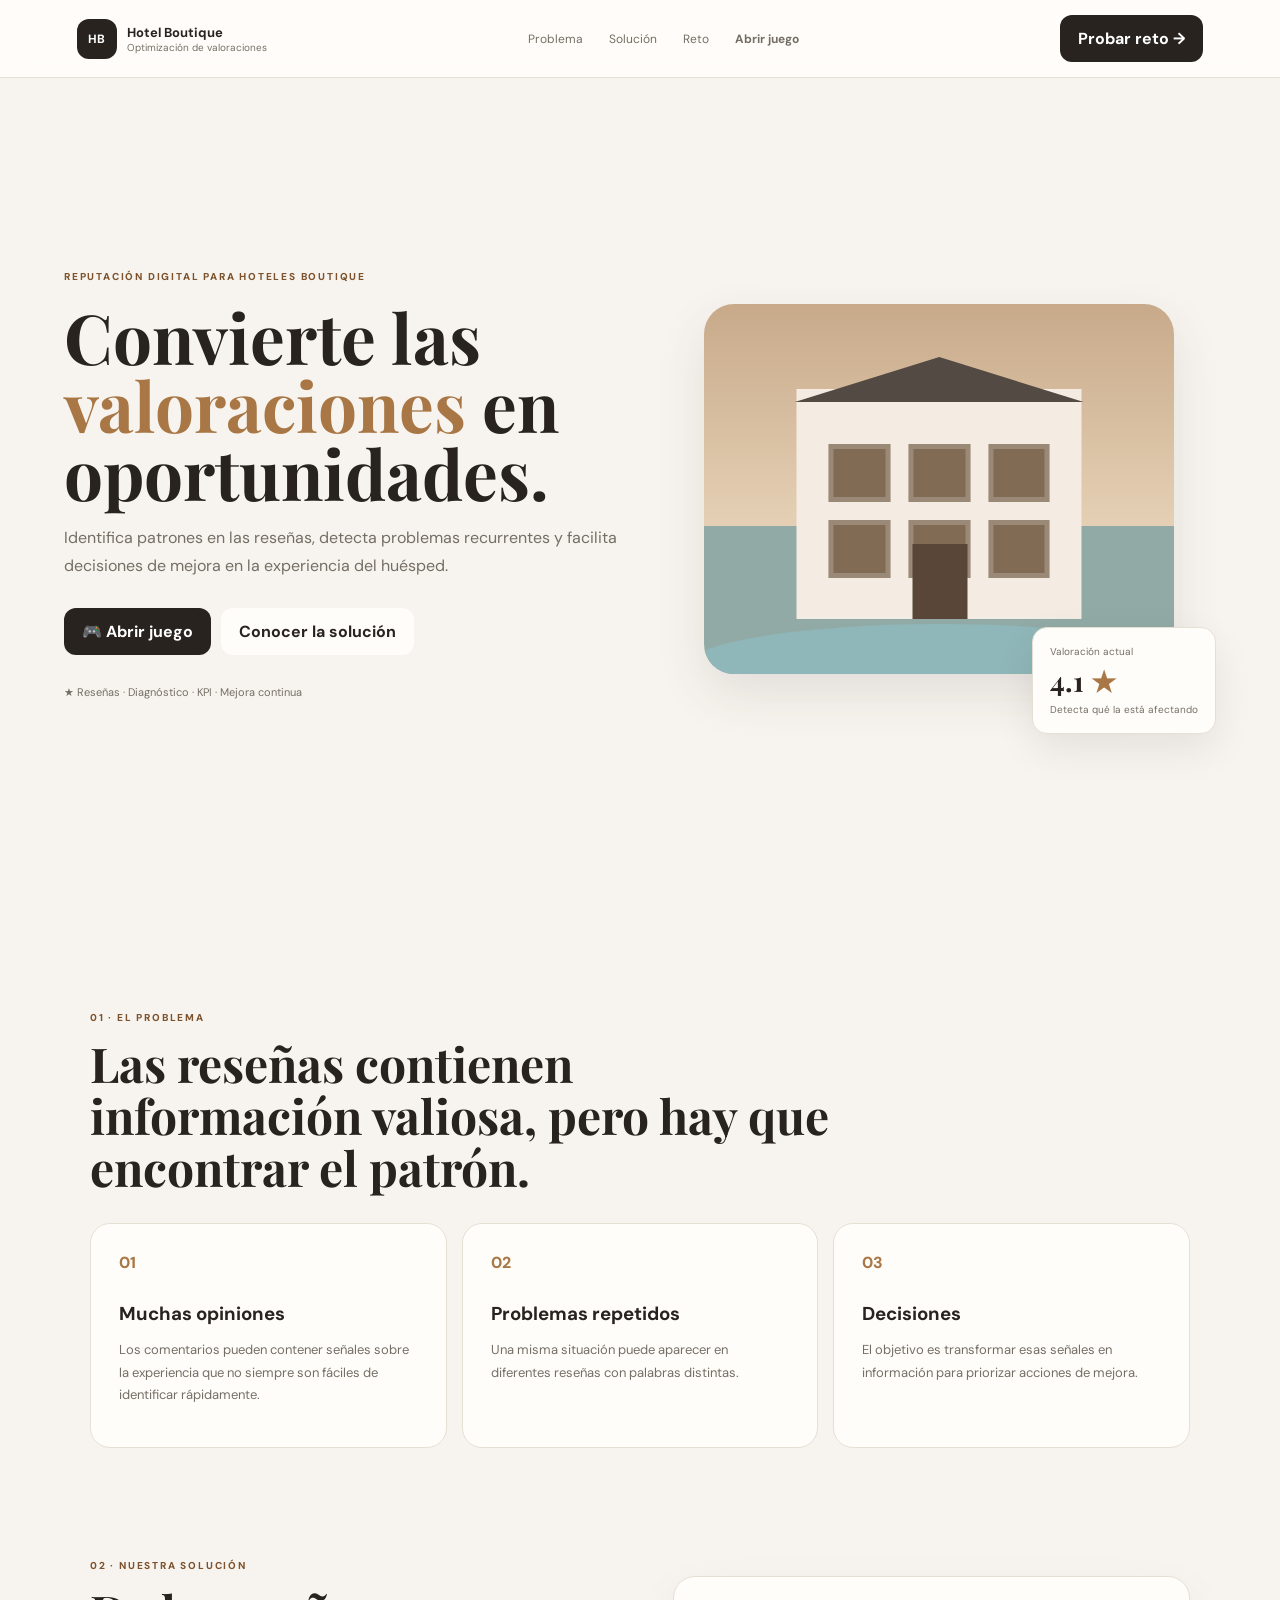
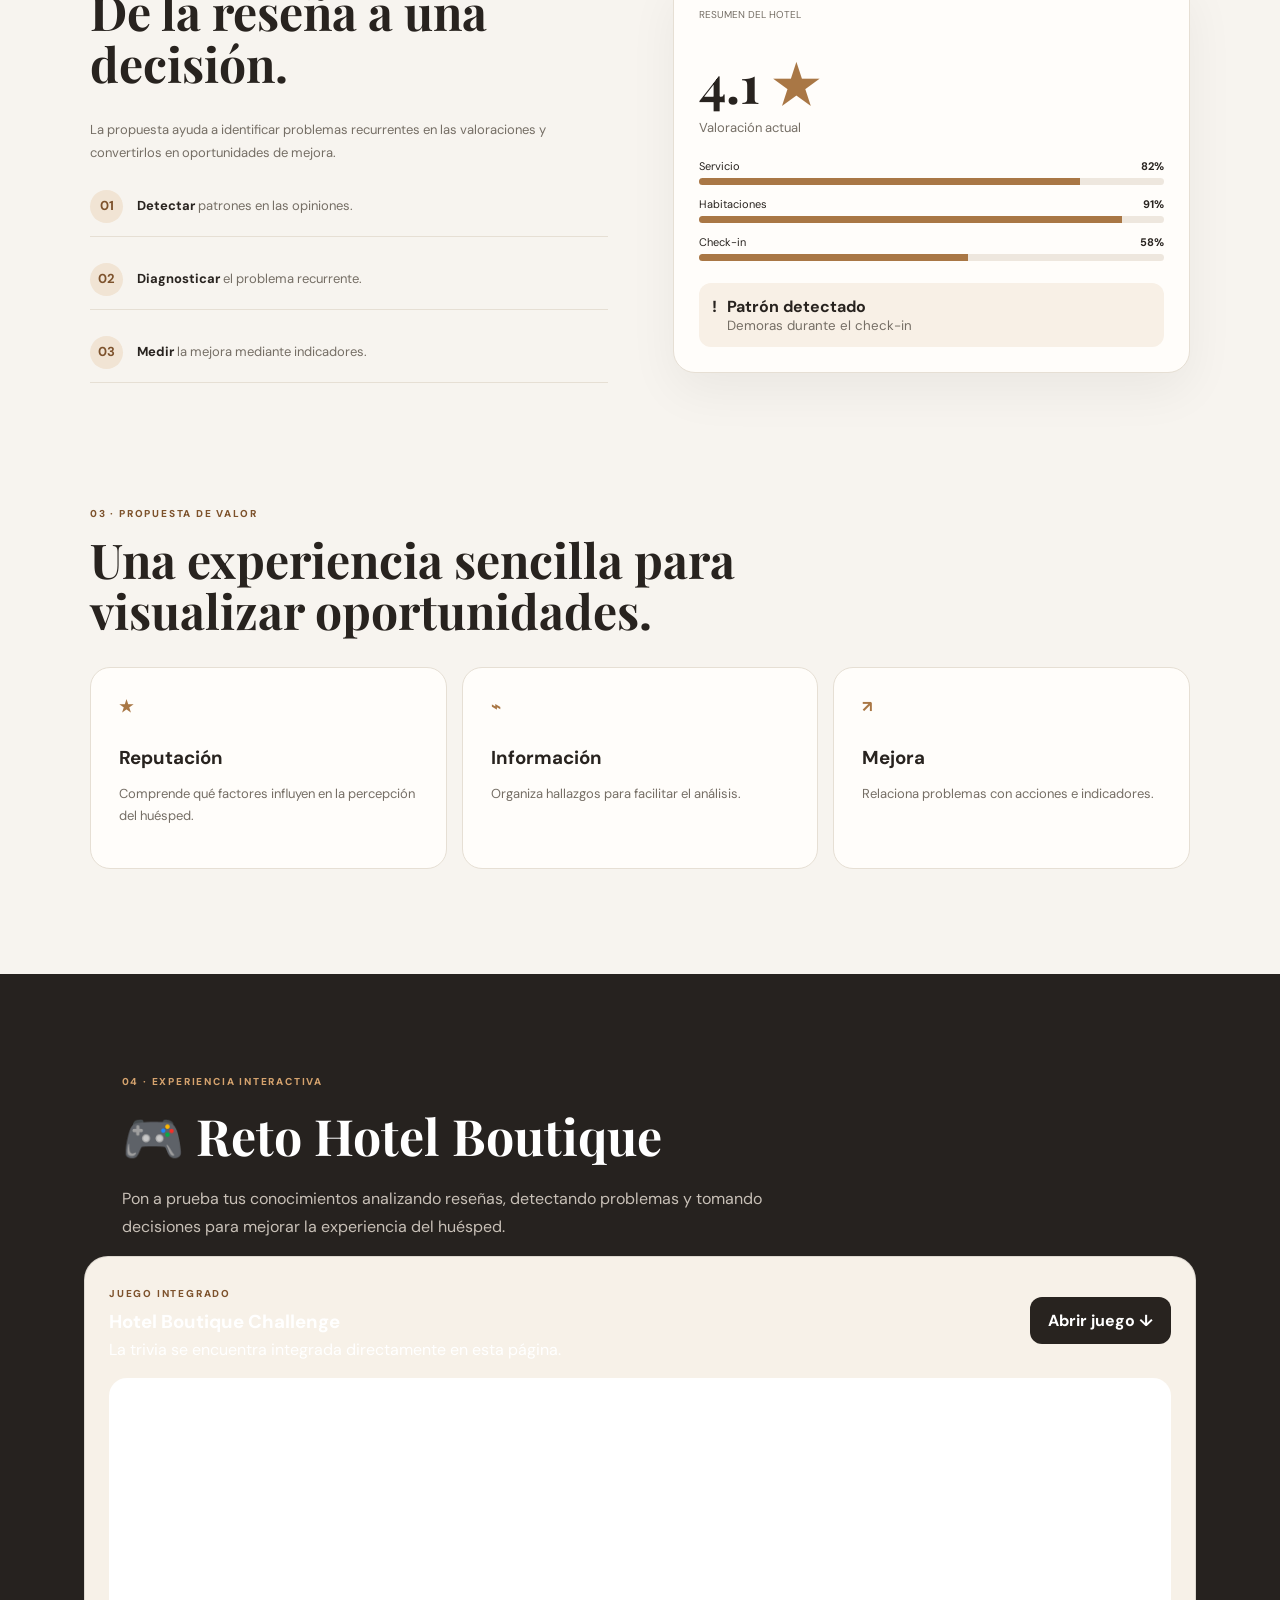
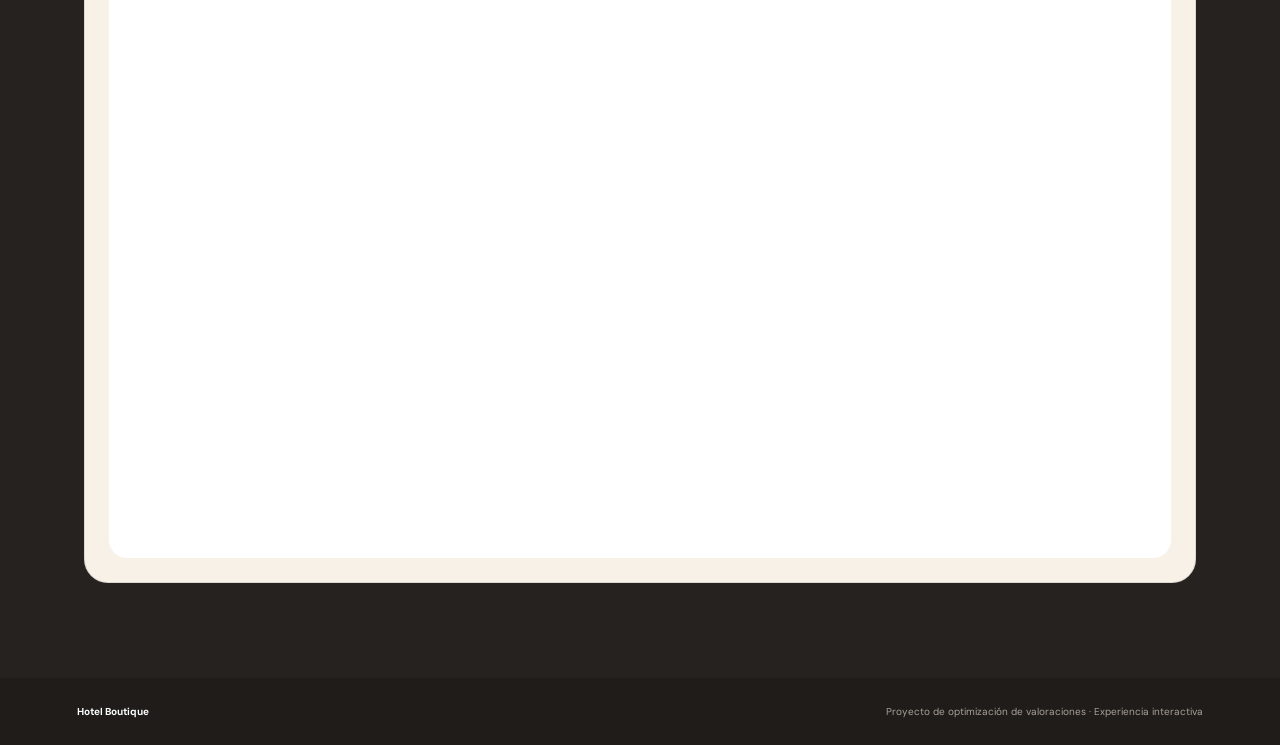
<file: index.html>
<!doctype html>
<html lang="es">
<head>
<meta charset="utf-8">
<meta name="viewport" content="width=device-width, initial-scale=1">
<title>Hotel Boutique | Optimización de Valoraciones</title>
<link rel="stylesheet" href="style.css">

<style>
  .game-nav { font-weight: 700; }
  .embedded-game {
    width: min(1180px, calc(100% - 40px));
    margin: 0 auto;
    border: 1px solid rgba(0,0,0,.10);
    border-radius: 24px;
    background: #f7f1e8;
    padding: 24px;
    box-sizing: border-box;
  }
  .embedded-head {
    display: flex;
    justify-content: space-between;
    align-items: center;
    gap: 20px;
    margin-bottom: 18px;
  }
  .embedded-head h3 { margin: 7px 0 5px; }
  .embedded-head p { margin: 0; }
  .game-frame {
    display: block;
    width: 100%;
    min-height: 780px;
    border: 0;
    border-radius: 18px;
    background: #fff;
  }
  @media (max-width: 700px) {
    .embedded-head { flex-direction: column; align-items: flex-start; }
    .game-frame { min-height: 900px; }
  }
</style>
</head>
<body>
<header class="nav">
<a class="logo" href="#inicio"><b>HB</b><span><strong>Hotel Boutique</strong><small>Optimización de valoraciones</small></span></a>
<nav><a href="#problema">Problema</a><a href="#solucion">Solución</a><a href="#trivia">Reto</a><a href="#juego-real" class="game-nav">Abrir juego</a></nav>
<a class="navbtn" href="#trivia">Probar reto →</a>
</header>

<main>
<section id="inicio" class="hero">
<div>
<span class="eyebrow">REPUTACIÓN DIGITAL PARA HOTELES BOUTIQUE</span>
<h1>Convierte las <em>valoraciones</em> en oportunidades.</h1>
<p>Identifica patrones en las reseñas, detecta problemas recurrentes y facilita decisiones de mejora en la experiencia del huésped.</p>
<div class="actions"><a class="btn dark" href="#juego-real">🎮 Abrir juego</a><a class="btn light" href="#solucion">Conocer la solución</a></div>
<p class="tiny">★ Reseñas · Diagnóstico · KPI · Mejora continua</p>
</div>
<div class="hero-art">
<div class="hotel"><div class="building"><div class="roof"></div><div class="windows"><i></i><i></i><i></i><i></i><i></i><i></i></div><div class="door"></div></div><div class="pool"></div></div>
<div class="rating"><small>Valoración actual</small><strong>4.1 <b>★</b></strong><small>Detecta qué la está afectando</small></div>
</div>
</section>

<section id="problema" class="section">
<span class="eyebrow">01 · EL PROBLEMA</span><h2>Las reseñas contienen información valiosa, pero hay que encontrar el patrón.</h2>
<div class="cards">
<article><span>01</span><h3>Muchas opiniones</h3><p>Los comentarios pueden contener señales sobre la experiencia que no siempre son fáciles de identificar rápidamente.</p></article>
<article><span>02</span><h3>Problemas repetidos</h3><p>Una misma situación puede aparecer en diferentes reseñas con palabras distintas.</p></article>
<article><span>03</span><h3>Decisiones</h3><p>El objetivo es transformar esas señales en información para priorizar acciones de mejora.</p></article>
</div>
</section>

<section id="solucion" class="section solution">
<div><span class="eyebrow">02 · NUESTRA SOLUCIÓN</span><h2>De la reseña a una decisión.</h2><p>La propuesta ayuda a identificar problemas recurrentes en las valoraciones y convertirlos en oportunidades de mejora.</p>
<div class="steps"><p><b>01</b><span><strong>Detectar</strong> patrones en las opiniones.</span></p><p><b>02</b><span><strong>Diagnosticar</strong> el problema recurrente.</span></p><p><b>03</b><span><strong>Medir</strong> la mejora mediante indicadores.</span></p></div></div>
<div class="dashboard"><small>RESUMEN DEL HOTEL</small><h3>4.1 <span>★</span></h3><p>Valoración actual</p><label>Servicio <b>82%</b></label><i><em style="width:82%"></em></i><label>Habitaciones <b>91%</b></label><i><em style="width:91%"></em></i><label>Check-in <b>58%</b></label><i><em style="width:58%"></em></i><div class="alert">! <span><b>Patrón detectado</b><small>Demoras durante el check-in</small></span></div></div>
</section>

<section class="section"><span class="eyebrow">03 · PROPUESTA DE VALOR</span><h2>Una experiencia sencilla para visualizar oportunidades.</h2>
<div class="cards"><article><span>★</span><h3>Reputación</h3><p>Comprende qué factores influyen en la percepción del huésped.</p></article><article><span>⌁</span><h3>Información</h3><p>Organiza hallazgos para facilitar el análisis.</p></article><article><span>↗</span><h3>Mejora</h3><p>Relaciona problemas con acciones e indicadores.</p></article></div></section>

<section id="trivia" class="game-section">
  <div class="game-intro">
    <span class="eyebrow">04 · EXPERIENCIA INTERACTIVA</span>
    <h2>🎮 Reto Hotel Boutique</h2>
    <p>
      Pon a prueba tus conocimientos analizando reseñas, detectando problemas
      y tomando decisiones para mejorar la experiencia del huésped.
    </p>
  </div>

  <div id="juego-real" class="embedded-game">
    <div class="embedded-head">
      <div>
        <span class="eyebrow">JUEGO INTEGRADO</span>
        <h3>Hotel Boutique Challenge</h3>
        <p>La trivia se encuentra integrada directamente en esta página.</p>
      </div>
      <a class="btn dark" href="#juego-real">Abrir juego ↓</a>
    </div>

    <iframe
      src="https://darianaecheverria.github.io/hotel-boutique-challengee/"
      title="Hotel Boutique Challenge - Trivia interactiva integrada"
      loading="lazy"
      allow="fullscreen"
      class="game-frame">
    </iframe>
  </div>
</section>
</main>
<footer><b>Hotel Boutique</b><span>Proyecto de optimización de valoraciones · Experiencia interactiva</span></footer>
<script src="script.js"></script>
</body>
</html>
</file>
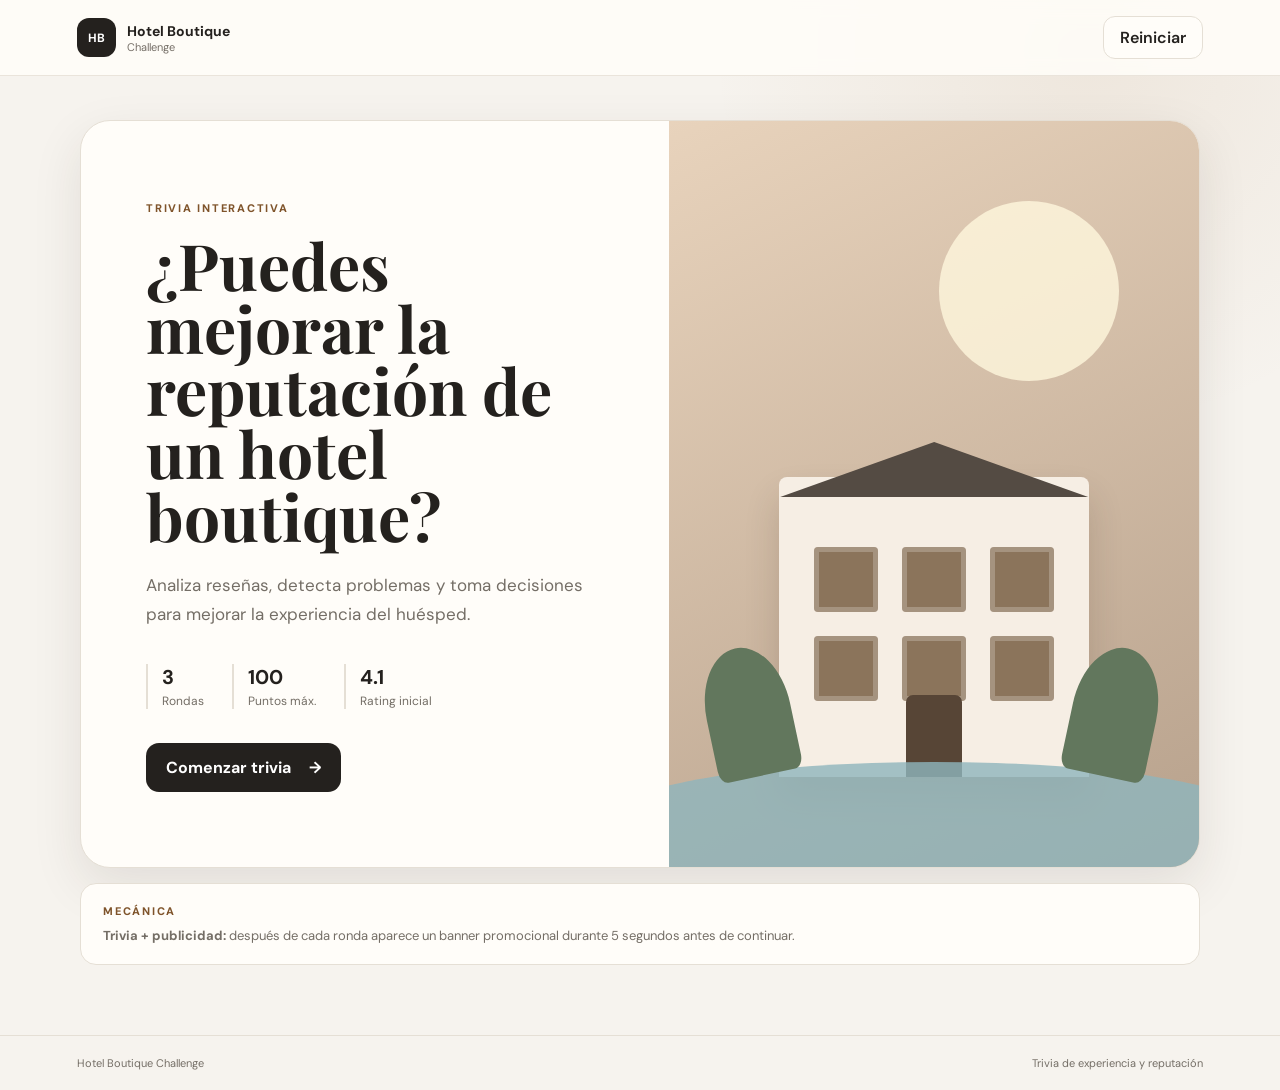
<file: game/index.html>
<!DOCTYPE html>
<html lang="es">
<head>
  <meta charset="UTF-8">
  <meta name="viewport" content="width=device-width, initial-scale=1.0">
  <meta name="description" content="Hotel Boutique Challenge - trivia interactiva sobre reputación y experiencia del huésped.">
  <title>Hotel Boutique Challenge</title>
  <link rel="stylesheet" href="style.css">
</head>
<body>
  <header class="topbar">
    <div class="brand">
      <div class="brand-mark">HB</div>
      <div><strong>Hotel Boutique</strong><span>Challenge</span></div>
    </div>
    <button class="ghost-btn" id="resetTop" type="button">Reiniciar</button>
  </header>

  <main>
    <section id="startScreen" class="screen active">
      <div class="hero-card">
        <div class="hero-copy">
          <span class="eyebrow">TRIVIA INTERACTIVA</span>
          <h1>¿Puedes mejorar la reputación de un hotel boutique?</h1>
          <p>Analiza reseñas, detecta problemas y toma decisiones para mejorar la experiencia del huésped.</p>
          <div class="mini-stats">
            <div><strong>3</strong><span>Rondas</span></div>
            <div><strong>100</strong><span>Puntos máx.</span></div>
            <div><strong>4.1</strong><span>Rating inicial</span></div>
          </div>
          <button class="primary-btn" id="startBtn" type="button">Comenzar trivia <span>→</span></button>
        </div>
        <div class="hero-visual">
          <div class="hotel-illustration">
            <div class="sun"></div>
            <div class="building">
              <div class="roof"></div>
              <div class="windows"><i></i><i></i><i></i><i></i><i></i><i></i></div>
              <div class="door"></div>
            </div>
            <div class="pool"></div><div class="plant p1"></div><div class="plant p2"></div>
          </div>
        </div>
      </div>
      <div class="how-it-works">
        <span class="eyebrow">MECÁNICA</span>
        <p><strong>Trivia + publicidad:</strong> después de cada ronda aparece un banner promocional durante 5 segundos antes de continuar.</p>
      </div>
    </section>

    <section id="gameScreen" class="screen">
      <div class="game-head">
        <div><span class="eyebrow">HOTEL BOUTIQUE CHALLENGE</span><h2 id="roundTitle">Ronda 1</h2></div>
        <div class="score-box"><span>PUNTOS</span><strong id="score">0</strong></div>
      </div>

      <div class="progress-wrap">
        <div class="progress-labels"><span id="stepText">Ronda 1 de 3</span><span id="progressPercent">33%</span></div>
        <div class="progress"><div id="progressBar"></div></div>
      </div>

      <div id="challengeContainer"></div>
      <div id="feedback" class="feedback hidden"></div>
      <button class="primary-btn next-btn hidden" id="nextBtn" type="button">Continuar →</button>
    </section>

    <section id="adScreen" class="screen">
      <div class="ad-card">
        <span class="ad-label">PUBLICIDAD · PROMOCIÓN</span>
        <div class="ad-content">
          <div class="ad-logo">HB</div>
          <div>
            <span class="eyebrow">SOLUCIÓN PARA HOTELES BOUTIQUE</span>
            <h2>Convierte las reseñas en decisiones.</h2>
            <p>Analiza comentarios, detecta problemas recurrentes y presenta oportunidades de mejora desde un solo lugar.</p>
            <button class="ad-cta" id="adCta" type="button">Conocer la solución →</button>
          </div>
        </div>
        <div class="ad-bottom">
          <span>Contenido promocional de ejemplo</span>
          <strong id="countdown">5</strong>
        </div>
        <button class="skip-btn hidden" id="skipBtn" type="button">Continuar →</button>
      </div>
    </section>

    <section id="resultScreen" class="screen">
      <div class="result-card">
        <span class="eyebrow">TRIVIA COMPLETADA</span>
        <h2 id="resultTitle">¡Desafío completado!</h2>
        <p id="resultMessage"></p>
        <div class="dashboard">
          <div class="metric"><span>Rating inicial</span><strong>4.1 ⭐</strong></div>
          <div class="metric highlight"><span>Rating simulado</span><strong id="finalRating">4.1 ⭐</strong></div>
          <div class="metric"><span>Reputación</span><strong id="reputation">40%</strong></div>
          <div class="metric"><span>Puntuación</span><strong id="finalScore">0/100</strong></div>
        </div>
        <div class="diagnosis">
          <div>
            <span class="tag">PROBLEMA DETECTADO</span>
            <h3>Demoras en el check-in</h3>
            <p>Las reseñas del caso muestran un patrón de comentarios relacionados con tiempos de espera durante el registro de llegada.</p>
          </div>
          <div class="diagnosis-icon">↗</div>
        </div>
        <div class="actions">
          <button class="primary-btn" id="restartBtn" type="button">Jugar de nuevo</button>
          <button class="secondary-btn" id="shareBtn" type="button">Copiar resultado</button>
        </div>
        <p id="copyMessage" class="copy-message"></p>
      </div>
    </section>
  </main>

  <footer><span>Hotel Boutique Challenge</span><span>Trivia de experiencia y reputación</span></footer>
  <script src="script.js"></script>
</body>
</html>
</file>
<file: style.css>
@import url('https://fonts.googleapis.com/css2?family=DM+Sans:wght@400;600;700&family=Playfair+Display:wght@600;700&display=swap');
:root{--ink:#28231f;--muted:#756e65;--bg:#f7f4ef;--paper:#fffdfa;--line:#e6dfd4;--gold:#a97745;--darkgold:#7d522c;--soft:#f1e4d4;--green:#e7f3eb;--red:#fae9e6}
*{box-sizing:border-box}html{scroll-behavior:smooth}body{margin:0;background:var(--bg);color:var(--ink);font-family:"DM Sans",sans-serif}a{text-decoration:none;color:inherit}.nav{height:78px;display:flex;align-items:center;justify-content:space-between;padding:0 6%;background:#fffdfaea;border-bottom:1px solid var(--line);position:sticky;top:0;z-index:10;backdrop-filter:blur(10px)}.logo{display:flex;gap:10px;align-items:center}.logo>b{width:40px;height:40px;border-radius:12px;background:var(--ink);color:#fff;display:grid;place-items:center;font-size:12px}.logo strong,.logo small{display:block}.logo strong{font-size:13px}.logo small{font-size:10px;color:var(--muted)}nav{display:flex;gap:26px;font-size:12px;color:var(--muted)}.navbtn,.btn{border-radius:12px;padding:13px 18px;font-weight:700}.navbtn,.dark{background:var(--ink);color:#fff}.light{border:1px solid var(--line);background:var(--paper)}.gold{background:var(--gold);color:#fff;border:0}.btn{border:0;display:inline-block}.eyebrow{font-size:10px;letter-spacing:.18em;font-weight:800;color:var(--darkgold)}.hero{min-height:calc(100vh - 78px);width:90%;max-width:1200px;margin:auto;display:grid;grid-template-columns:1fr 1fr;gap:45px;align-items:center}.hero h1{font:700 clamp(45px,5.4vw,72px)/.98 "Playfair Display";margin:18px 0}.hero h1 em{font-style:normal;color:var(--gold)}.hero p{color:var(--muted);line-height:1.75;max-width:600px}.actions{display:flex;gap:10px;margin:28px 0}.tiny{font-size:11px}.hero-art{height:530px;position:relative;display:grid;place-items:center}.hotel{width:470px;height:370px;max-width:100%;border-radius:30px;background:linear-gradient(#c8aa8a,#e5d0b5 60%,#91aaa5 60%);position:relative;overflow:hidden;box-shadow:0 20px 50px #3d2e221c}.building{position:absolute;bottom:55px;left:50%;transform:translateX(-50%);width:285px;height:230px;background:#f4ece2}.roof{position:absolute;top:-32px;left:-18px;width:321px;height:45px;background:#534a43;clip-path:polygon(5% 100%,50% 0,95% 100%)}.windows{display:grid;grid-template-columns:repeat(3,1fr);gap:18px;padding:55px 32px}.windows i{height:58px;background:#826b55;border:5px solid #ffffff33}.door{width:55px;height:75px;position:absolute;bottom:0;left:calc(50% - 27px);background:#594638}.pool{position:absolute;bottom:-40px;left:-5%;width:110%;height:90px;border-radius:50% 50% 0 0;background:#8fb6b8}.rating{position:absolute;right:0;bottom:20px;background:var(--paper);padding:17px;border:1px solid var(--line);border-radius:15px;box-shadow:0 15px 40px #00000014}.rating small,.rating strong{display:block}.rating small{font-size:10px;color:var(--muted)}.rating strong{font:700 28px "Playfair Display";margin:4px 0}.rating b{color:var(--gold)}
.section{width:90%;max-width:1100px;margin:105px auto}.section h2{font:700 clamp(32px,4vw,48px)/1.08 "Playfair Display";max-width:760px;margin:12px 0 30px}.cards{display:grid;grid-template-columns:repeat(3,1fr);gap:15px}.cards article{padding:28px;border:1px solid var(--line);border-radius:20px;background:var(--paper);min-height:190px}.cards article>span{color:var(--gold);font-weight:800}.cards h3{margin:28px 0 8px}.cards p,.solution p{color:var(--muted);font-size:13px;line-height:1.7}.solution{display:grid;grid-template-columns:1fr 1fr;gap:65px;align-items:center}.steps p{display:flex;align-items:center;gap:14px;border-bottom:1px solid var(--line);padding:13px 0}.steps b{width:33px;height:33px;border-radius:50%;background:var(--soft);display:grid;place-items:center;color:var(--darkgold)}.steps span{color:var(--muted);font-size:13px}.steps strong{color:var(--ink)}.dashboard{background:var(--paper);border:1px solid var(--line);border-radius:22px;padding:25px;box-shadow:0 18px 50px #0000000e}.dashboard>small{color:var(--muted);font-size:10px}.dashboard h3{font:700 52px "Playfair Display";margin:25px 0 0}.dashboard h3 span{color:var(--gold)}.dashboard p{margin:0 0 20px}.dashboard label{display:flex;justify-content:space-between;font-size:11px;margin:12px 0 5px}.dashboard i{height:7px;background:#eee7de;display:block;border-radius:99px;overflow:hidden}.dashboard em{height:100%;background:var(--gold);display:block}.alert{display:flex;gap:10px;margin-top:22px;padding:13px;background:#f8f0e6;border-radius:12px;color:var(--gold2);font-weight:800}.alert span{color:var(--ink)}.alert small{display:block;color:var(--muted);font-weight:400}
.game-section{background:#26221f;color:#fff;padding:95px 5%}.game-intro{width:90%;max-width:1100px;margin:auto}.game-intro .eyebrow{color:#d5a36e}.game-intro h2{font:700 50px "Playfair Display";margin:12px 0}.game-intro p{color:#c8c0b7;max-width:700px;line-height:1.7}.game-box{width:90%;max-width:1100px;min-height:470px;margin:30px auto 0;background:var(--paper);color:var(--ink);border-radius:25px;overflow:hidden;box-shadow:0 25px 70px #0004}.view{display:none;min-height:470px;padding:45px}.view.active{display:block}.center{text-align:center;display:flex;flex-direction:column;align-items:center;justify-content:center}.icon,.adlogo{width:70px;height:70px;border-radius:22px;background:var(--soft);color:var(--gold);display:grid;place-items:center;font-size:28px;margin-bottom:16px}.view h3{font:700 32px "Playfair Display";margin:10px 0}.center p{color:var(--muted);line-height:1.6;max-width:600px}.head{display:flex;justify-content:space-between}.head small{color:var(--darkgold);font-weight:800}.score{border:1px solid var(--line);padding:9px 15px;border-radius:12px;text-align:center;font-size:8px;color:var(--muted)}.score b{display:block;font-size:22px;color:var(--ink)}.bar{height:7px;background:#ebe4da;border-radius:99px;margin:20px 0}.bar i{display:block;height:100%;width:33%;background:var(--gold);transition:.3s}.reviewgrid,.options,.kpis{display:grid;gap:10px}.reviewgrid{grid-template-columns:1fr 1fr;margin:18px 0}.review,.option,.kpi{border:1px solid var(--line);background:#fff;border-radius:12px;padding:14px}.review p{font-size:12px;color:var(--muted);line-height:1.45;margin:7px 0}.stars{color:var(--gold)}.option,.kpi{text-align:left;cursor:pointer;font-weight:600}.option:hover,.kpi:hover{border-color:var(--gold)}.correct{background:var(--green)!important;border-color:#317858!important}.wrong{background:var(--red)!important;border-color:#a54d45!important}.kpis{grid-template-columns:repeat(3,1fr)}.kpi{text-align:center}.kpi b,.kpi span{display:block}.kpi b{font-size:24px;margin:7px}.kpi span{font-size:10px;color:var(--muted)}#feedback{display:none;padding:12px;margin-top:12px;border-radius:10px;font-size:12px}.show{display:block!important}.ok{background:var(--green);color:#285f45}.bad{background:var(--red);color:#7d3833}.next{margin-top:12px}.hidden{display:none!important}.ad{background:linear-gradient(135deg,#f2e1cf,#fffdfa);position:relative}.adtag{background:var(--ink);color:#fff;border-radius:20px;padding:7px 10px;font-size:9px;letter-spacing:.15em}.adlogo{background:var(--ink);color:#fff;font-size:20px;margin-top:22px}.ad h3{font-size:38px;max-width:700px}.ad>small{position:absolute;bottom:20px;left:25px;color:var(--muted);font-size:10px}.skip{position:absolute;right:25px;bottom:15px;border:1px solid var(--line);background:#fff;padding:9px 12px;border-radius:10px;font-weight:700}.metrics{display:grid;grid-template-columns:repeat(3,1fr);gap:10px;width:100%;max-width:650px;margin:22px 0}.metrics div{border:1px solid var(--line);border-radius:13px;padding:16px;text-align:left}.metrics small,.metrics b{display:block}.metrics small{font-size:10px;color:var(--muted)}.metrics b{font-size:20px;margin-top:5px}.note{background:#f8f0e6;padding:15px;border-radius:12px;max-width:700px;margin-bottom:20px;text-align:left;font-size:12px;line-height:1.5}.note b{color:var(--darkgold)}footer{background:#1f1c19;color:#aaa19a;padding:27px 6%;display:flex;justify-content:space-between;font-size:10px}footer b{color:#fff}
@media(max-width:800px){nav{display:none}.hero,.solution{grid-template-columns:1fr}.hero{padding:55px 0}.hero-art{height:410px}.cards{grid-template-columns:1fr}.game-intro h2{font-size:40px}.reviewgrid,.kpis,.metrics{grid-template-columns:1fr}.view{padding:28px}.ad h3{font-size:29px}}@media(max-width:500px){.navbtn{display:none}.hero h1{font-size:44px}.hotel{height:310px}.building{transform:translateX(-50%) scale(.8);transform-origin:bottom center}.actions{flex-wrap:wrap}}
</file>
<file: game/style.css>
@import url('https://fonts.googleapis.com/css2?family=DM+Sans:wght@400;500;600;700&family=Playfair+Display:wght@600;700&display=swap');
:root{--bg:#f6f3ee;--paper:#fffdf9;--ink:#24211e;--muted:#746e66;--line:#e5dfd5;--accent:#a97845;--accent-dark:#7f542b;--accent-soft:#f1e3d3;--green:#2f7d58;--green-soft:#e4f2e9;--red:#a34c45;--red-soft:#f8e7e4;--shadow:0 18px 50px rgba(45,35,25,.10)}
*{box-sizing:border-box}body{margin:0;min-height:100vh;color:var(--ink);background:radial-gradient(circle at 85% 5%,rgba(169,120,69,.1),transparent 25%),var(--bg);font-family:"DM Sans",sans-serif}button{font:inherit;cursor:pointer}.topbar{height:76px;display:flex;align-items:center;justify-content:space-between;padding:0 6vw;border-bottom:1px solid rgba(229,223,213,.8);background:rgba(255,253,249,.88);backdrop-filter:blur(10px);position:sticky;top:0;z-index:10}.brand{display:flex;align-items:center;gap:11px}.brand-mark{width:39px;height:39px;border-radius:12px;display:grid;place-items:center;background:var(--ink);color:#fff;font-size:12px;font-weight:700}.brand strong,.brand span{display:block}.brand strong{font-size:14px}.brand span{color:var(--muted);font-size:11px}.ghost-btn,.secondary-btn{border:1px solid var(--line);background:var(--paper);color:var(--ink);border-radius:12px;padding:10px 16px;font-weight:600}.ghost-btn:hover,.secondary-btn:hover{border-color:var(--accent)}
main{width:min(1120px,92%);margin:44px auto 70px}.screen{display:none}.screen.active{display:block;animation:appear .45s ease}@keyframes appear{from{opacity:0;transform:translateY(10px)}to{opacity:1;transform:none}}.hero-card{min-height:600px;display:grid;grid-template-columns:1fr .9fr;overflow:hidden;border:1px solid var(--line);border-radius:30px;background:var(--paper);box-shadow:var(--shadow)}.hero-copy{padding:75px 65px}.eyebrow{color:var(--accent-dark);font-size:11px;letter-spacing:.16em;font-weight:800}h1,h2,h3{margin:0}h1{font-family:"Playfair Display",serif;font-size:clamp(42px,5vw,68px);line-height:.98;max-width:650px;margin:17px 0 23px}h2{font-family:"Playfair Display",serif;font-size:clamp(30px,4vw,44px)}.hero-copy p{color:var(--muted);font-size:17px;line-height:1.75;max-width:570px}.mini-stats{display:flex;gap:28px;margin:34px 0}.mini-stats div{border-left:2px solid var(--line);padding-left:14px}.mini-stats strong,.mini-stats span{display:block}.mini-stats strong{font-size:20px}.mini-stats span{color:var(--muted);font-size:12px;margin-top:3px}.primary-btn{border:0;background:var(--ink);color:#fff;border-radius:13px;padding:14px 20px;font-weight:700;transition:transform .18s ease,background .18s ease}.primary-btn:hover{transform:translateY(-2px);background:var(--accent-dark)}.primary-btn span{margin-left:14px}.hero-visual{min-height:600px;position:relative;overflow:hidden;background:linear-gradient(155deg,#e8d3bc,#b7a18c)}.hotel-illustration{position:absolute;inset:0;overflow:hidden}.sun{width:180px;height:180px;border-radius:50%;background:rgba(255,248,222,.8);position:absolute;top:80px;right:80px}.building{width:310px;height:300px;position:absolute;left:50%;bottom:90px;transform:translateX(-50%);background:#f6eee4;border-radius:8px 8px 0 0;box-shadow:0 20px 35px rgba(55,40,25,.16)}.roof{position:absolute;top:-35px;left:-20px;width:350px;height:55px;background:#544b43;clip-path:polygon(6% 100%,50% 0,94% 100%)}.windows{display:grid;grid-template-columns:repeat(3,1fr);gap:24px;padding:70px 35px 30px}.windows i{height:65px;border-radius:4px;background:#8b745b;box-shadow:inset 0 0 0 5px rgba(255,255,255,.22)}.door{position:absolute;width:56px;height:82px;background:#574536;bottom:0;left:calc(50% - 28px);border-radius:7px 7px 0 0}.pool{position:absolute;bottom:0;left:-10%;width:120%;height:105px;background:#8fb6bd;border-radius:50% 50% 0 0;opacity:.8}.plant{position:absolute;bottom:90px;width:85px;height:130px;border-radius:50% 50% 10% 10%;background:#62775d}.p1{left:7%;transform:rotate(-12deg)}.p2{right:8%;transform:rotate(12deg)}.how-it-works{margin-top:15px;padding:18px 22px;border:1px solid var(--line);border-radius:16px;background:var(--paper);color:var(--muted);font-size:13px}.how-it-works p{margin:7px 0 0;line-height:1.55}
.game-head{display:flex;justify-content:space-between;align-items:end;gap:20px;margin-bottom:28px}.score-box{min-width:105px;text-align:center;background:var(--paper);border:1px solid var(--line);border-radius:14px;padding:10px 15px}.score-box span{display:block;color:var(--muted);font-size:10px;letter-spacing:.1em}.score-box strong{font-size:24px}.progress-wrap{margin-bottom:28px}.progress-labels{display:flex;justify-content:space-between;font-size:12px;color:var(--muted);margin-bottom:8px}.progress{height:8px;border-radius:99px;background:#e9e2d8;overflow:hidden}.progress div{height:100%;width:33%;background:var(--accent);transition:width .4s ease}.challenge-card{background:var(--paper);border:1px solid var(--line);border-radius:22px;padding:30px;box-shadow:var(--shadow)}.challenge-card h3{font-size:25px;margin:8px 0}.challenge-card .sub{color:var(--muted);line-height:1.6;margin-top:0}.review-grid{display:grid;grid-template-columns:repeat(2,1fr);gap:14px;margin-top:24px}.review{padding:18px;border:1px solid var(--line);border-radius:15px;background:#fff}.review .stars{color:var(--accent);font-size:14px;margin-bottom:8px}.review p{margin:0;line-height:1.55;color:#4e4943;font-size:14px}.options{display:grid;gap:12px;margin-top:22px}.option{width:100%;text-align:left;padding:17px 18px;border:1px solid var(--line);border-radius:14px;background:#fff;transition:.18s ease}.option:hover{border-color:var(--accent);transform:translateX(3px)}.option.disabled{pointer-events:none;opacity:.75}.option.correct{border-color:var(--green);background:var(--green-soft)}.option.wrong{border-color:var(--red);background:var(--red-soft)}.feedback{margin-top:15px;padding:15px 17px;border-radius:14px;line-height:1.5;font-size:14px}.feedback.success{background:var(--green-soft);color:#245d42}.feedback.error{background:var(--red-soft);color:#7c3832}.hidden{display:none!important}.next-btn{margin-top:15px}.kpi-options{display:grid;grid-template-columns:repeat(3,1fr);gap:12px;margin-top:24px}.kpi-option{border:1px solid var(--line);border-radius:16px;background:#fff;padding:20px 15px;text-align:center;transition:.18s ease}.kpi-option strong{display:block;font-size:28px;margin:8px 0 3px}.kpi-option span{color:var(--muted);font-size:12px}.kpi-option:hover{border-color:var(--accent);transform:translateY(-2px)}
.ad-card{max-width:820px;margin:70px auto;background:var(--paper);border:1px solid var(--line);border-radius:26px;box-shadow:var(--shadow);overflow:hidden;position:relative}.ad-label{display:block;background:var(--ink);color:#fff;text-align:center;font-size:10px;letter-spacing:.18em;padding:10px}.ad-content{padding:55px 60px;display:grid;grid-template-columns:90px 1fr;gap:28px;align-items:center;background:linear-gradient(135deg,#f6e8d8,#fffdf9)}.ad-logo{width:78px;height:78px;border-radius:22px;background:var(--ink);color:#fff;display:grid;place-items:center;font-weight:800;font-size:24px}.ad-content h2{margin:9px 0 10px}.ad-content p{color:var(--muted);line-height:1.6;margin:0 0 18px}.ad-cta{border:0;background:var(--accent);color:#fff;padding:12px 17px;border-radius:11px;font-weight:700}.ad-cta:hover{background:var(--accent-dark)}.ad-bottom{padding:14px 20px;border-top:1px solid var(--line);display:flex;justify-content:space-between;color:var(--muted);font-size:11px}.ad-bottom strong{font-size:15px;color:var(--ink)}.skip-btn{position:absolute;right:18px;bottom:48px;border:1px solid var(--line);background:#fff;padding:9px 13px;border-radius:10px;font-weight:700}
.result-card{background:var(--paper);border:1px solid var(--line);border-radius:26px;box-shadow:var(--shadow);padding:55px;text-align:center}.result-card>p{color:var(--muted);line-height:1.65;max-width:650px;margin:12px auto 28px}.dashboard{display:grid;grid-template-columns:repeat(4,1fr);gap:12px;margin:25px 0}.metric{padding:18px;border:1px solid var(--line);border-radius:15px;text-align:left;background:#fff}.metric span{display:block;color:var(--muted);font-size:11px}.metric strong{display:block;margin-top:8px;font-size:23px}.metric.highlight{background:var(--accent-soft);border-color:#e1c5a7}.diagnosis{text-align:left;display:flex;justify-content:space-between;gap:20px;padding:22px;border-radius:17px;background:#f8f4ee;border:1px solid var(--line);margin:20px 0 25px}.tag{font-size:10px;letter-spacing:.12em;color:var(--accent-dark);font-weight:800}.diagnosis h3{margin:7px 0}.diagnosis p{margin:0;color:var(--muted);line-height:1.5;font-size:14px}.diagnosis-icon{min-width:45px;height:45px;border-radius:50%;background:var(--ink);color:#fff;display:grid;place-items:center;font-size:20px}.actions{display:flex;justify-content:center;gap:10px}.copy-message{min-height:20px;color:var(--green);font-size:12px}footer{display:flex;justify-content:space-between;padding:20px 6vw;border-top:1px solid var(--line);color:var(--muted);font-size:11px}
@media(max-width:850px){.hero-card{grid-template-columns:1fr}.hero-visual{min-height:380px}.hero-copy{padding:45px 30px}.review-grid,.dashboard,.kpi-options{grid-template-columns:1fr 1fr}.ad-content{padding:40px 30px}}@media(max-width:560px){main{width:94%;margin-top:25px}.topbar{padding:0 4%}.hero-visual{min-height:310px}.building{transform:translateX(-50%) scale(.72);transform-origin:bottom center}.review-grid,.dashboard,.kpi-options{grid-template-columns:1fr}.result-card,.challenge-card{padding:22px}.ad-content{grid-template-columns:1fr;text-align:center}.ad-logo{margin:auto}.actions{flex-wrap:wrap}.game-head{align-items:start}footer{flex-direction:column;gap:6px}}
</file>
